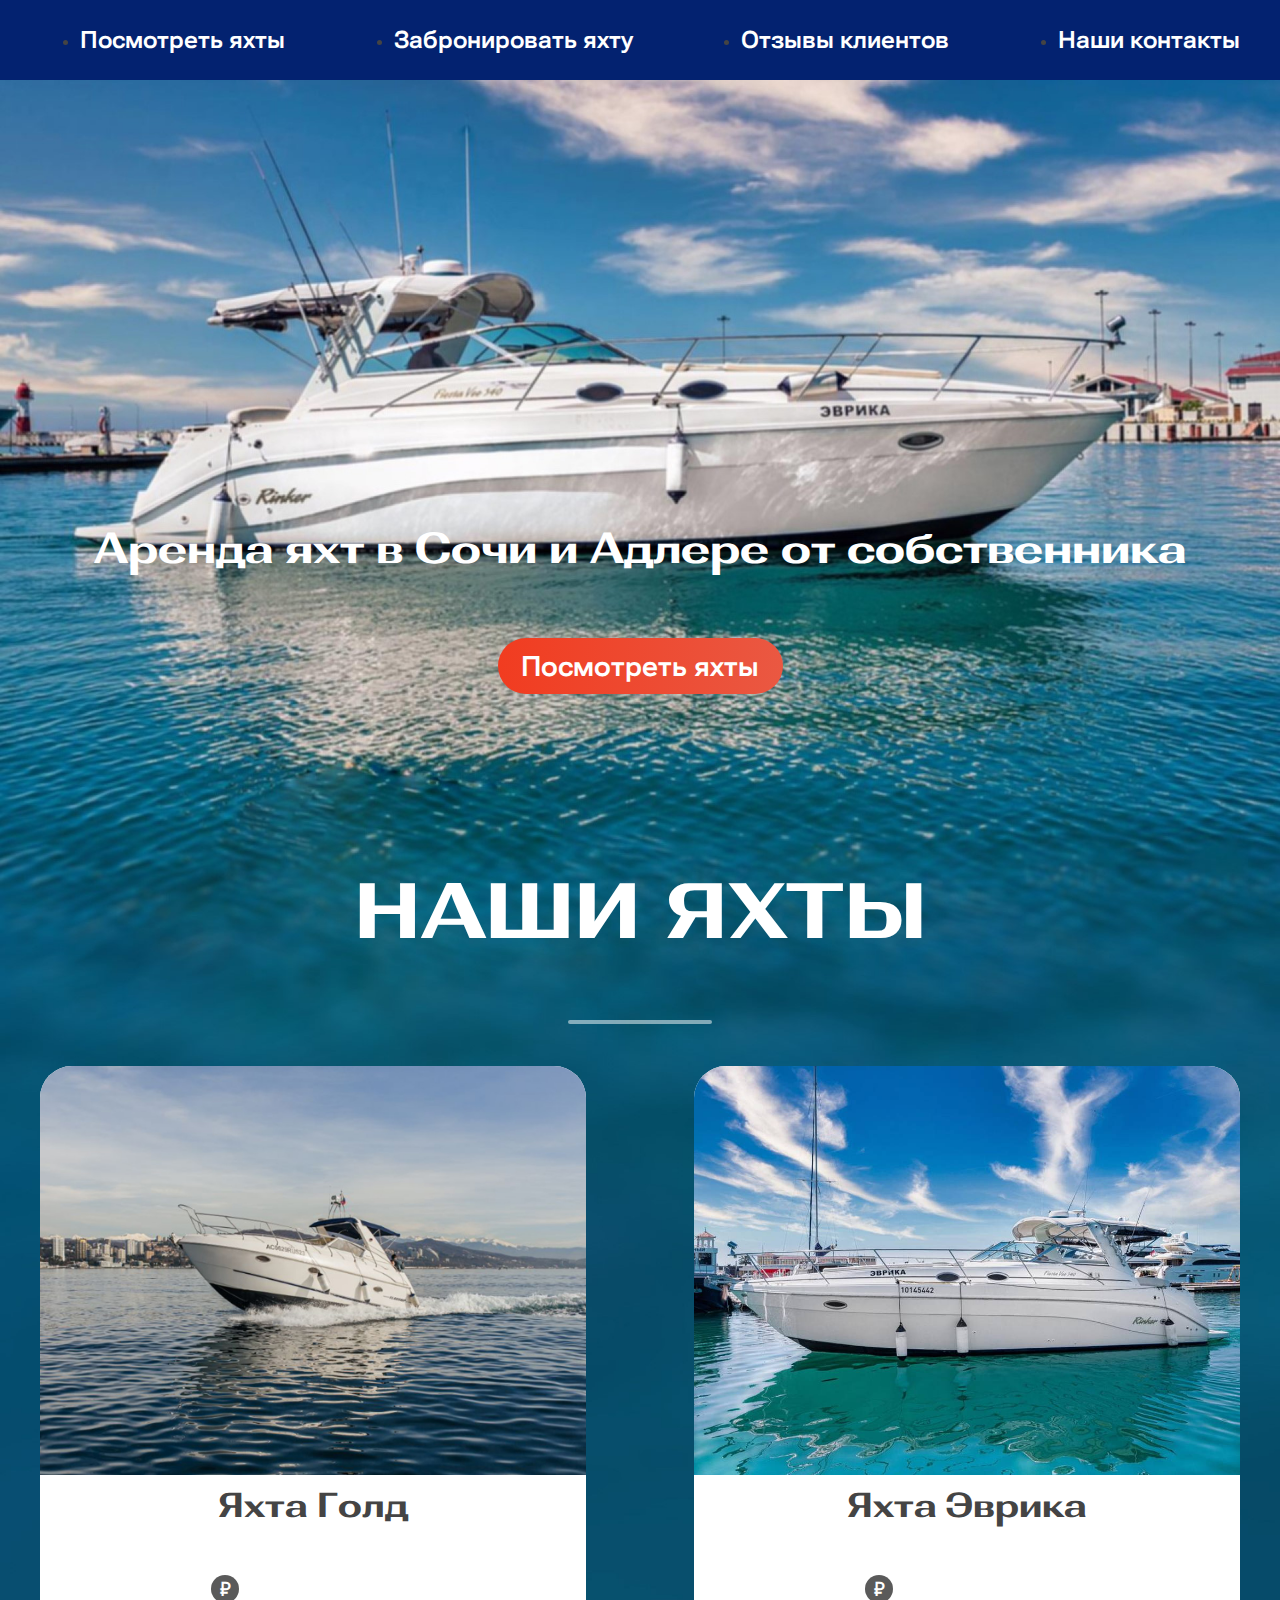
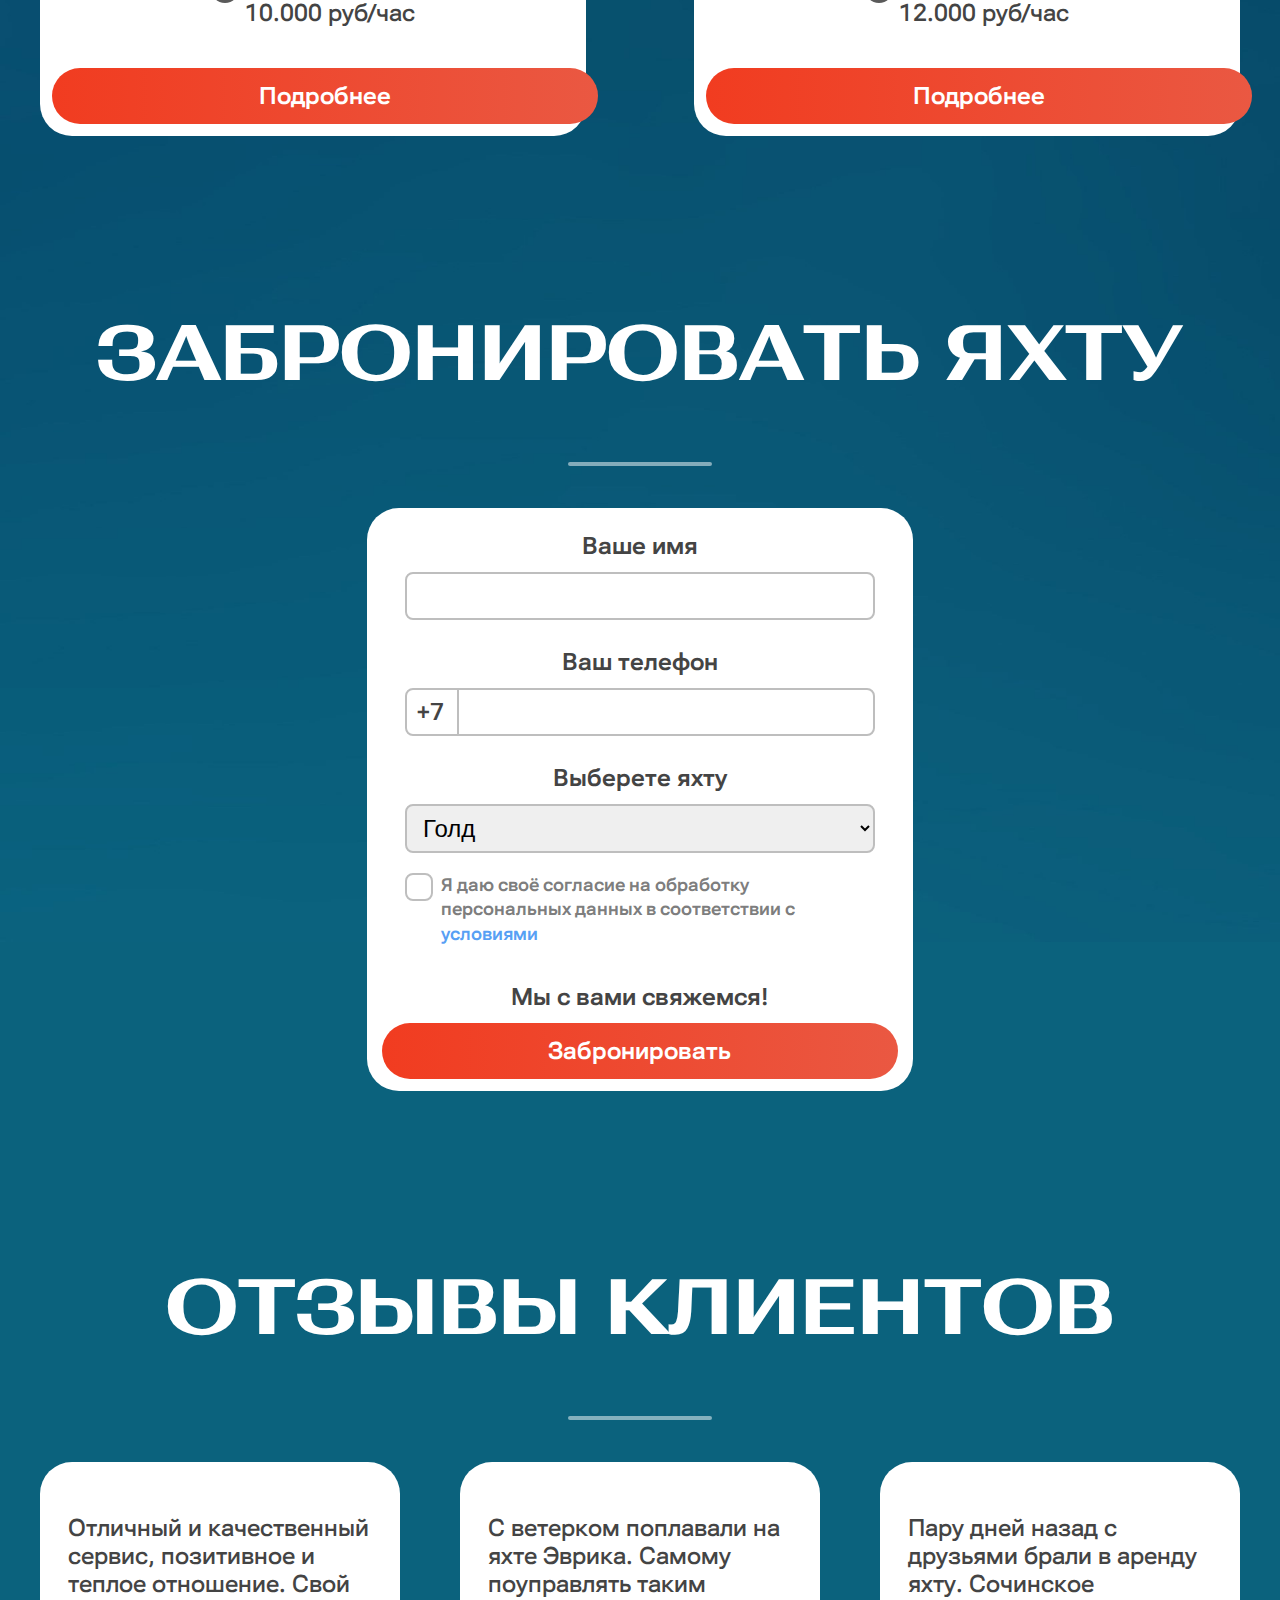
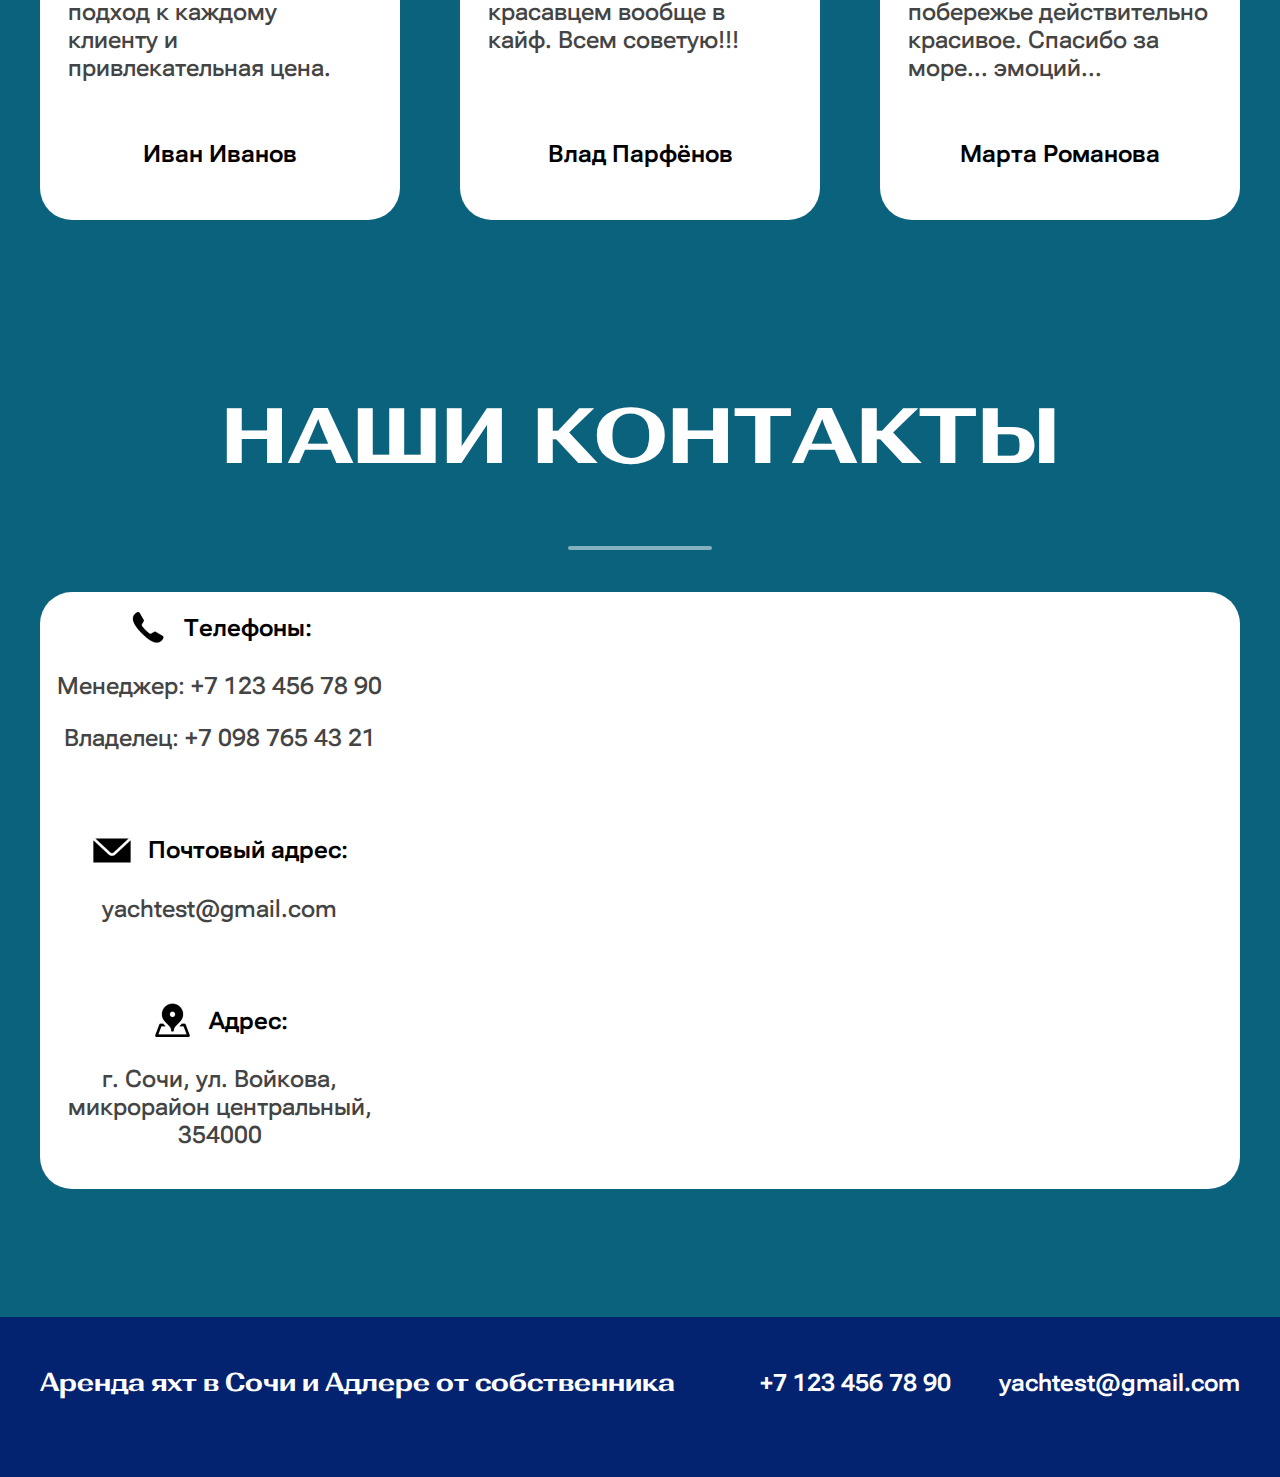
<file: index.html>
<!DOCTYPE html>
<html lang="en">

<head>
    <meta charset="UTF-8">
    <meta http-equiv="X-UA-Compatible" content="IE=edge">
    <meta name="viewport" content="width=device-width, initial-scale=1.0">

    <link rel="stylesheet" href="https://marksheet.io/css/reset.css">

    <script src="scripts/jquery.js"></script>

    <meta name="format-detection" content="telephone=no">

    <link rel="stylesheet" href="style/sccs, saccs/css/style.css">
    <title>Summer Project</title>
</head>

<body>
    <header class="header lock-padding" id="header">
        <div class="header-container">
            <div class="header-menu" id="">
                <div class="menu-icon">
                    <span></span>
                </div>
                <div class="menu-body">
                    <ul class="menu-list">
                        <li><a data-goto=".yachts-block" class="menu-link scroll-to" href="">Посмотреть яхты</a></li>
                        <li><a data-goto=".booking-block" class="menu-link scroll-to" href="">Забронировать яхту</a>
                        </li>
                        <li><a data-goto=".comments-block" class="menu-link scroll-to" href="">Отзывы клиентов</a></li>
                        <li><a data-goto=".contacts-block" class="menu-link scroll-to" href="">Наши контакты</a></li>
                    </ul>
                    <div class="extra-content">Аренда яхт в Сочи и Адлере от собственника</div>
                </div>
            </div>
        </div>
    </header>

    <div class="fake-header"></div>

    <div class="wrapper">

        <!-- <img src="pictures/background_pic.jpg" class="main-pic">-->

        <div class="main">

            <div class="slogan">
                <div class="slogan-in">
                    <h2>Аренда яхт в Сочи и Адлере от собственника</h2>
                    <button data-goto=".yachts-block" class="main-but scroll-to">Посмотреть яхты</button>
                </div>
            </div>

            <div class="block yachts-block" id="yachts">
                <div class="title">
                    <h1>НАШИ ЯХТЫ</h1>
                    <div class="separator"></div>
                </div>
                <div class="yachts">
                    <div class="yacht-card">
                        <img src="pictures/photos/gold/0.jpg">
                        <p class="name">Яхта Голд</p>
                        <div class="cost-cont">
                            <div class="icon-ruble">₽</div>
                            <p class="cost">10.000 руб/час</p>
                        </div>
                        <div class="inf-but-cont">
                            <button data-popupname="#popup-gold" class="inf-but popup-link">Подробнее</button>
                        </div>
                    </div>
                    <div class="yacht-card">
                        <img src="pictures/photos/evrika/0.jpg">
                        <p class="name">Яхта Эврика</p>
                        <div class="cost-cont">
                            <div class="icon-ruble">₽</div>
                            <p class="cost">12.000 руб/час</p>
                        </div>
                        <div class="inf-but-cont">
                            <button data-popupname="#popup-evrika" class="inf-but popup-link">Подробнее</button>
                        </div>
                    </div>
                </div>
            </div>
            <div class="block booking-block" id="booking">
                <div class="title">
                    <h1>ЗАБРОНИРОВАТЬ ЯХТУ</h1>
                    <div class="separator"></div>
                </div>
                <div class="booking">
                    <div class="booking-card" action="">
                        <form class="form" action="/post/sendmail.php" id="form" method="POST">
                            <div class="input input-name">
                                <label class="label" for="name">Ваше имя</label>
                                <input type="text" class="form-control _req _name" id="name" placeholder="" name="name">
                            </div>
                            <div class="input input-phone">
                                <label class="label" for="phone-number">Ваш телефон</label>
                                <div class="input-phone-form-container">
                                    <div class="form-control number">
                                        +7
                                    </div>
                                    <input type="tel" class="form-control phone _req _phone" id="phone-number" placeholder="" name="phone-number">
                                </div>
                            </div>
                            <div class="input yacht">
                                <label class="label" for="input-yacht">Выберете яхту</label>
                                <select name="input-yacht" class="form-control select">
                                    <option value="Голд" selected>Голд</option>
                                    <option value="Эврика">Эврика</option>
                                </select>
                            </div>
                            <div class="input input-agreement">
                                <input type="checkbox" name="input-agreement" class="form-control custom-checkbox _req" id="input-agreement">
                                <label class="label label-agreement" for="input-agreement"><span>Я даю своё согласие на обработку персональных данных в соответствии с <a href="">условиями</a></span></label>
                            </div>
                            <div class="booking-but-cont">
                                <p>Мы с вами свяжемся!</p>
                                <button data="" class="booking-but" type="submit" action="">Забронировать</button>
                            </div>
                        </form>
                    </div>
                </div>
            </div>
            <div class="block comments-block" id="comments">
                <div class="title">
                    <h1>ОТЗЫВЫ КЛИЕНТОВ</h1>
                    <div class="separator"></div>
                </div>
                <div class="comments">
                    <div class="comments-card">
                        <p>
                            Отличный и качественный сервис, позитивное и теплое отношение.
                            Свой подход к каждому клиенту и привлекательная цена.
                        </p>
                        <div class="comments-name">
                            <p>Иван Иванов</p>
                        </div>
                    </div>
                    <div class="comments-card">
                        <p>
                            С ветерком поплавали на яхте Эврика.
                            Самому поуправлять таким красавцем вообще в кайф. Всем советую!!!
                        </p>
                        <div class="comments-name">
                            <p>Влад Парфёнов</p>
                        </div>
                    </div>
                    <div class="comments-card">
                        <p>
                            Пару дней назад с друзьями брали в аренду яхту.
                            Сочинское побережье действительно красивое. Спасибо за море... эмоций...
                        </p>
                        <div class="comments-name">
                            <p>Марта Романова</p>
                        </div>
                    </div>
                </div>
            </div>
            <div class="block contacts-block" id="contacts">
                <div class="title">
                    <h1>НАШИ КОНТАКТЫ</h1>
                    <div class="separator"></div>
                </div>
                <div class="contacts">
                    <div class="data">
                        <div class="data-corr">
                            <div class="mini-title">
                                <img src="pictures/ui/phone.png" alt="phone">
                                <p>Телефоны:</p>
                            </div>
                            <p>Менеджер: +7 123 456 78 90</p>
                            <p>Владелец: +7 098 765 43 21</p>
                        </div>
                        <div class="data-corr">
                            <div class="mini-title">
                                <img src="pictures/ui/mail.png" alt="mail">
                                <p>Почтовый адрес:</p>
                            </div>
                            <p>yachtest@gmail.com</p>
                        </div>
                        <div class="data-corr">
                            <div class="mini-title">
                                <img src="pictures/ui/address.png" alt="adress">
                                <p>Адрес:</p>
                            </div>
                            <p>г. Сочи, ул. Войкова, микрорайон центральный, 354000</p>
                        </div>
                    </div>
                    <div class="map">
                        <iframe
                            src="https://yandex.ru/map-widget/v1/?um=constructor%3A5d1e3239b625cff7f4d35f5100747e7429ffedbcc1fc1cb00a77530661a57fb0&amp;source=constructor"
                            width="100%" height="100%" frameborder="0"></iframe>
                    </div>
                </div>
            </div>
        </div>
        <footer>
            <div class="footer-content">
                <p class="footer-title">Аренда яхт в Сочи и Адлере от собственника</p>
                <div class="footer-data">
                    <p>+7 123 456 78 90</p>
                    <p class="footer-dis">yachtest@gmail.com</p>
                </div>
            </div>
        </footer>
    </div>
    <div id="popup-gold" class="popup">
        <div class="popup-body">
            <div class="popup-content">
                <div class="popup-title">
                    <p>Яхта Голд</p>
                    <a href="" class="close-popup-content close-popup">
                        <div class="close-cont"><img src="pictures/ui/close-popup2.svg"></div>
                    </a>
                </div>
                <div class="carousel">
                    <div class="sliderLine sliderline-gold">
                        <img src="pictures/photos/gold/0.jpg" class="carousel-photo">
                        <img src="pictures/photos/gold/1.jpg" class="carousel-photo">
                        <img src="pictures/photos/gold/2.jpg" class="carousel-photo">
                        <img src="pictures/photos/gold/3.jpg" class="carousel-photo">
                        <img src="pictures/photos/gold/4.webp" class="carousel-photo">
                        <img src="pictures/photos/gold/6.jpg" class="carousel-photo">
                        <img src="pictures/photos/gold/7.jpg" class="carousel-photo">
                        <img src="pictures/photos/gold/8.jpg" class="carousel-photo">
                    </div>
                    <button class="slider-prev slider-prev-gold"><img src="pictures/ui/arrows/leftArrow.png" alt="prev"></button>
                    <button class="slider-next slider-next-gold"><img src="pictures/ui/arrows/rightArrow.png" alt="next"></button>
                </div>
                <div class="popup-info">
                    <div class="element">
                        <p>Год построки</p>
                        <p>2008</p>
                    </div>
                    <div class="element">
                        <p>Пассажиров</p>
                        <p>9</p>
                    </div>
                    <div class="element">
                        <p>Кают</p>
                        <p>1</p>
                    </div>
                    <div class="element">
                        <p>Длина</p>
                        <p>10,5м</p>
                    </div>
                    <div class="element">
                        <p>Ширина</p>
                        <p>3,15м</p>
                    </div>
                    <div class="element">
                        <p>Осадка</p>
                        <p>1м</p>
                    </div>
                    <div class="element">
                        <p>Двигатель</p>
                        <p>2×280лс</p>
                    </div>
                    <div class="element">
                        <p>Скорость</p>
                        <p>30-40 узлов</p>
                    </div>
                </div>
            </div>
        </div>
    </div>
    <div id="popup-evrika" class="popup">
        <div class="popup-body">
            <div class="popup-content">
                <div class="popup-title">
                    <p>Яхта Эврика</p>
                    <a href="" class="close-popup-content close-popup">
                        <div class="close-cont"><img src="pictures/ui/close-popup2.svg"></div>
                    </a>
                </div>

                <div class="carousel">
                    <div class="sliderLine sliderline-evrika">
                        <img src="pictures/photos/evrika/0.jpg" class="carousel-photo">
                        <img src="pictures/photos/evrika/1.jpg" class="carousel-photo">
                        <img src="pictures/photos/evrika/2.webp" class="carousel-photo">
                        <img src="pictures/photos/evrika/3.webp" class="carousel-photo">
                        <img src="pictures/photos/evrika/5.webp" class="carousel-photo">
                        <img src="pictures/photos/evrika/6.webp" class="carousel-photo">
                        <img src="pictures/photos/evrika/7.webp" class="carousel-photo">
                    </div>
                    <button class="slider-prev slider-prev-evrika"><img src="pictures/ui/arrows/leftArrow.png" alt="prev"></button>
                    <button class="slider-next slider-next-evrika"><img src="pictures/ui/arrows/rightArrow.png" alt="next"></button>

                </div>

                <div class="popup-info">
                    <div class="element">
                        <p>Год построки</p>
                        <p>2009</p>
                    </div>
                    <div class="element">
                        <p>Пассажиров</p>
                        <p>11</p>
                    </div>
                    <div class="element">
                        <p>Кают</p>
                        <p>1</p>
                    </div>
                    <div class="element">
                        <p>Длина</p>
                        <p>11м</p>
                    </div>
                    <div class="element">
                        <p>Ширина</p>
                        <p>3,6м</p>
                    </div>
                    <div class="element">
                        <p>Осадка</p>
                        <p>1,5м</p>
                    </div>
                    <div class="element">
                        <p>Двигатель</p>
                        <p>2×250лс</p>
                    </div>
                    <div class="element">
                        <p>Скорость</p>
                        <p>25-35 узлов</p>
                    </div>
                </div>
            </div>
        </div>
    </div>

    <script src="scripts/script.js"></script>
    <script src="scripts/maskedinput.js"></script>
</body>

</html>
</file>
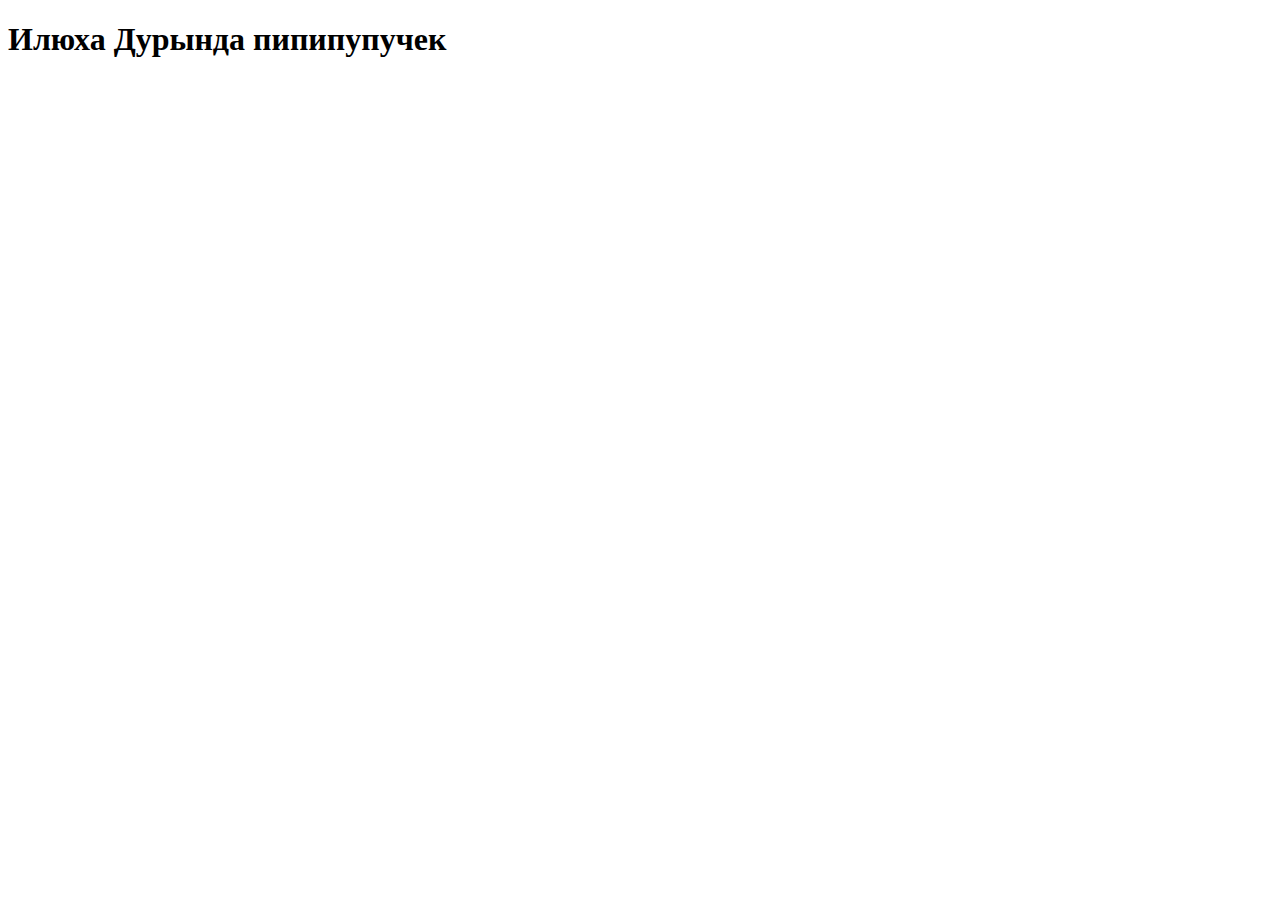
<file: Summer Project/index.html>
<!DOCTYPE html>
<html lang="en">

<head>
    <meta charset="UTF-8">
    <meta http-equiv="X-UA-Compatible" content="IE=edge">
    <meta name="viewport" content="width=device-width, initial-scale=1.0">
    <link rel="stylesheet" href="style/sccs, saccs/css/style.css">
    <script src="scripts/script.js"></script>
    <title>Symmer Project, name is temporary</title>
</head>

<body>
    <h1>Илюха Дурында пипипупучек</h1>

</body>

</html>
</file>
<file: style/sccs, saccs/css/style.css>
@import url("https://fonts.googleapis.com/css2?family=Roboto+Flex:opsz,wdth,wght,GRAD,XTRA,YOPQ,YTDE,YTUC@8..144,120,400,100,468,90,-203,712;8..144,120,500,100,468,90,-203,712;8..144,151,800,0,480,25,-305,760&display=swap");
html {
  overflow: auto;
  color: #444444;
}

html.lock {
  overflow: hidden;
}

body {
  width: 100%;
  background-color: #032270;
  margin: 0px;
  padding: 0px;
  font-family: 'Roboto Flex', sans-serif;
  font-variation-settings: "wdth" 120, "wght" 400, "GRAD" 100, "XTRA" 468, "YOPQ" 90, "YTDE" -203, "YTUC" 712;
  color: #444444;
}

body.lock {
  overflow: hidden;
}

@media screen and (max-width: 599.98px) {
  html {
    font-size: 12px;
  }
}

.header {
  position: fixed;
  top: 0;
  left: 0;
  width: 100%;
  height: 80px;
  z-index: 10;
  background-color: #032270;
  transition: transform ease .3s;
}

.header.hide {
  transform: translateY(-100%);
}

.header-container {
  max-width: 1200px;
  height: 100%;
  margin: 0 auto;
  display: flex;
  flex-direction: row;
  align-items: center;
  justify-content: center;
  box-sizing: border-box;
  padding: 12px 0px;
}

.header-menu {
  width: 100%;
  position: relative;
}

.menu-icon {
  display: none;
}

.menu-body {
  width: 100%;
}

.menu-list li {
  position: relative;
}

.extra-content {
  display: none;
}

.menu-link {
  color: #fff;
  font-size: 1.5rem;
  font-variation-settings: "wdth" 120, "wght" 500, "GRAD" 100, "XTRA" 468, "YOPQ" 90, "YTDE" -203, "YTUC" 712;
  text-decoration: none;
}

@media (max-width: 1250px) {
  .header-container {
    width: 90%;
  }
}

@media (min-width: 1024px) {
  .menu-list {
    display: flex;
    align-items: center;
    flex-direction: row;
    justify-content: space-between;
  }
}

@media (max-width: 1024px) {
  .header {
    height: 64px;
  }
  .header-menu::before {
    content: "";
    position: fixed;
    top: 0;
    left: 0;
    width: 100%;
    height: 64px;
    background-color: #032270;
    z-index: 4;
    box-shadow: none;
  }
  .menu-body {
    position: fixed;
    top: 0;
    left: 0;
    width: 100%;
    height: 100%;
    background-color: #032270;
    box-sizing: border-box;
    padding: 84px 12px 120px 12px;
    overflow: auto;
    transition: all .5s ease 0s;
    transform: translateY(-100%);
  }
  .menu-body._active {
    transform: translateY(0%);
    border-radius: 0px 0px 0px 0px;
  }
  .menu-body._active .menu-list {
    transform: translateY(0%);
  }
  .menu-icon._active span {
    transform: scale(0%);
  }
  .menu-icon._active::before {
    top: 50%;
    transform: rotate(-45deg) translateY(-50%);
  }
  .menu-icon._active::after {
    bottom: 50%;
    transform: rotate(45deg) translateY(50%);
  }
  .menu-list {
    z-index: 3;
    transform: translateY(0%);
    transition: all .5s ease 0s;
    margin: auto;
    margin-bottom: 56px;
  }
  .menu-list li {
    flex-wrap: wrap;
    text-align: center;
    box-sizing: border-box;
    padding: 32px 0px;
  }
  .menu-list li a {
    font-size: 2.5rem;
    text-align: center;
  }
  .extra-content {
    font-size: 2.25rem;
    font-variation-settings: "wdth" 120, "wght" 400, "GRAD" 100, "XTRA" 468, "YOPQ" 90, "YTDE" -203, "YTUC" 712;
    text-align: center;
    color: rgba(255, 255, 255, 0.4);
    padding: 32px 0px;
    position: relative;
    margin: auto;
    display: block;
  }
  .extra-content::before {
    content: "";
    height: 2px;
    width: 84%;
    background-color: rgba(255, 255, 255, 0.4);
    position: absolute;
    top: 0;
    left: 50%;
    transform: translateX(-50%);
  }
  .menu-icon {
    z-index: 10;
    display: block;
    position: relative;
    width: 36px;
    height: 24px;
    margin-left: auto;
    cursor: pointer;
    transition: all .5s ease 0s;
  }
  .menu-icon span,
  .menu-icon::before,
  .menu-icon::after {
    position: absolute;
    left: 0;
    height: 10%;
    width: 100%;
    transition: all .3s ease 0s;
    background-color: #fff;
    border-radius: 10px;
  }
  .menu-icon::before {
    content: "";
    top: 0;
  }
  .menu-icon::after {
    content: "";
    bottom: 0;
  }
  .menu-icon span {
    top: 50%;
    transform: scale(1) translateY(-50%);
  }
}

.fake-header {
  width: 100%;
  height: 80px;
  background-color: #032270;
}

@media (max-width: 1024px) {
  .fake-header {
    height: 64px;
  }
}

.wrapper {
  width: 100%;
  background-color: #0b627d;
  background-image: url("../../../pictures/background/background_pic.jpg");
  background-size: 100%;
  background-repeat: no-repeat;
  box-sizing: border-box;
}

.wrapper.lock {
  position: relative;
  overflow: hidden;
  width: 100%;
}

.main-pic {
  z-index: 0;
  position: absolute;
  left: 0;
  top: -10vw;
  width: 100%;
}

.main {
  width: 1200px;
  margin: 0 auto;
  display: flex;
  flex-direction: column;
}

@media screen and (max-width: 1249.98px) {
  .main {
    width: 90%;
  }
  .main-pic {
    top: 0;
  }
}

.slogan {
  position: relative;
  flex-direction: column;
  width: 100%;
  height: 48vmax;
  color: white;
  display: flex;
  margin: 0 auto;
  align-items: center;
  justify-content: flex-end;
}

.slogan .slogan-in {
  width: 100%;
  display: flex;
  flex-direction: column;
  align-items: center;
}

.slogan .slogan-in h2 {
  font-size: 2.5rem;
  text-align: center;
  font-weight: 800;
  font-variation-settings: "wdth" 151, "wght" 800, "GRAD" 0, "XTRA" 480, "YOPQ" 25, "YTDE" -305, "YTUC" 760;
}

.slogan .slogan-in .main-but {
  width: 285px;
  height: 56px;
  margin-top: 32px;
  position: relative;
  color: #fff;
  font-size: 1.75rem;
  border-radius: 40px;
  border: 0px;
  padding: 0;
  font-family: 'Roboto Flex', sans-serif;
  font-variation-settings: "wdth" 120, "wght" 500, "GRAD" 100, "XTRA" 468, "YOPQ" 90, "YTDE" -203, "YTUC" 712;
  background: linear-gradient(to left, #F13C20, #ea5842, #F13C20);
  background-size: 200%;
  transition: .5s;
}

.slogan .slogan-in .main-but:hover {
  background-position: right;
  transform: scale(101%);
}

.slogan .slogan-in .main-but:active {
  background-position: left;
  transform: scale(99%);
}

.block {
  width: 100%;
  position: relative;
  margin: 0 auto;
  margin-top: 10vw;
}

.title {
  font-size: 2.25rem;
  font-variation-settings: "wdth" 151, "wght" 800, "GRAD" 0, "XTRA" 480, "YOPQ" 25, "YTDE" -305, "YTUC" 760;
  position: relative;
  display: flex;
  flex-direction: column;
  text-align: center;
  align-items: center;
  width: 100%;
  height: fit-content;
  color: #fff;
}

.title .separator {
  align-items: center;
  width: 144px;
  height: 4px;
  background-color: #fff;
  opacity: 50%;
  margin-top: 16px;
  border-radius: 16px;
}

.yachts {
  width: 100%;
  display: flex;
  flex-direction: row;
  justify-content: space-between;
  margin-top: 42px;
}

.yachts .yacht-card {
  border-radius: 32px;
  background-color: #fff;
  width: 45.5%;
  display: flex;
  flex-direction: column;
  justify-content: space-between;
  height: fit-content;
  position: relative;
  color: #444444;
}

.yachts .yacht-card img {
  width: 100%;
  position: relative;
  border-radius: 32px 32px 0px 0px;
}

.yachts .yacht-card .name {
  font-size: 2rem;
  text-align: center;
  position: relative;
  margin-top: 12px;
  font-variation-settings: "wdth" 151, "wght" 800, "GRAD" 0, "XTRA" 480, "YOPQ" 25, "YTDE" -305, "YTUC" 760;
}

.yachts .yacht-card .cost-cont {
  width: 100%;
  display: flex;
  flex-direction: row;
  justify-content: center;
  padding: 17.5px 0px 17.5px 0px;
}

.yachts .yacht-card .cost-cont .icon-ruble {
  border-radius: 100px;
  width: 28px;
  height: 28px;
  position: relative;
  display: flex;
  align-items: center;
  justify-content: center;
  margin-right: 6px;
  background-color: #5a5a5a;
  color: #fff;
  text-align: center;
  font-size: 1.25rem;
  font-variation-settings: "wdth" 120, "wght" 400, "GRAD" 100, "XTRA" 468, "YOPQ" 90, "YTDE" -203, "YTUC" 712;
}

.yachts .yacht-card .cost-cont .cost {
  font-size: 1.5rem;
  position: relative;
  text-align: center;
}

.yachts .yacht-card .inf-but-cont {
  width: 100%;
  display: inline-block;
  padding: 0px 12px 12px 12px;
}

.yachts .yacht-card .inf-but-cont .inf-but {
  position: relative;
  width: 100%;
  height: 56px;
  color: #fff;
  font-size: 1.5rem;
  border-radius: 40px;
  border: 0px;
  background: linear-gradient(to left, #F13C20, #ea5842, #F13C20);
  background-size: 200%;
  transition: .5s;
  font-family: 'Roboto Flex', sans-serif;
  font-variation-settings: "wdth" 120, "wght" 500, "GRAD" 100, "XTRA" 468, "YOPQ" 90, "YTDE" -203, "YTUC" 712;
}

.yachts .yacht-card .inf-but-cont .inf-but:hover {
  background-position: right;
  transform: scale(101%);
}

.yachts .yacht-card .inf-but-cont .inf-but:active {
  background-position: left;
  transform: scale(99%);
}

@media screen and (max-width: 599.98px) {
  .yachts .yacht-card .cost-cont .icon-ruble {
    width: 22px;
    height: 22px;
  }
}

@media screen and (max-width: 767.98px) {
  .yachts {
    flex-direction: column;
  }
  .yachts .yacht-card {
    width: 100%;
  }
  .yachts .yacht-card:first-child {
    margin-bottom: 40px;
  }
  .main-pic {
    top: 20px;
  }
}

.booking {
  width: 100%;
  height: fit-content;
  margin-top: 42px;
  display: flex;
  flex-direction: column;
  align-items: center;
}

.booking .booking-card {
  background-color: #fff;
  border-radius: 32px;
  width: 45.5%;
  box-sizing: border-box;
  padding: 12px;
  position: relative;
}

.booking .booking-card .form {
  width: 90%;
  margin: auto;
  margin-top: 12px;
  position: relative;
}

.booking .booking-card .form .input {
  margin-bottom: 28px;
  display: flex;
  flex-direction: column;
  align-items: center;
}

.booking .booking-card .form .input .input-phone-form-container {
  width: 100%;
  position: relative;
}

.booking .booking-card .form .input .label {
  margin-bottom: 12px;
  cursor: text;
  font-size: 1.5rem;
  font-variation-settings: "wdth" 120, "wght" 500, "GRAD" 100, "XTRA" 468, "YOPQ" 90, "YTDE" -203, "YTUC" 712;
  text-align: center;
  width: 100%;
  color: #444444;
}

.booking .booking-card .form .input .form-control {
  display: block;
  border: solid 2px #bebebe;
  border-radius: 8px;
  width: 100%;
  font-variation-settings: "wdth" 120, "wght" 400, "GRAD" 100, "XTRA" 468, "YOPQ" 90, "YTDE" -203, "YTUC" 712;
  box-sizing: border-box;
  padding: 8px 12px 8px 12px;
  transition: all .2s ease-in-out;
  font-size: 1.5rem;
  outline: none;
}

.booking .booking-card .form .input .form-control.phone {
  padding: 8px 12px 8px 4rem;
}

.booking .booking-card .form .input .form-control._error {
  border: solid 2px #ff8080;
  box-shadow: 0 0 0px 2px #ff8080;
}

.booking .booking-card .form .input .form-control:focus {
  border: solid 2px #80bdff;
  box-shadow: 0 0 0px 2px #80bdff;
}

.booking .booking-card .form .input .form-control::placeholder {
  color: #a2a2a2;
}

.booking .booking-card .form .input .form-control:first-child {
  margin-bottom: 24px;
}

.booking .booking-card .form .input .number {
  position: absolute;
  padding: 8px 12px 8px 12px;
  top: 50%;
  transform: translateY(-50%);
  left: 0;
  width: 3.4rem;
  border: none;
  border-radius: 0px;
  color: #444444;
  border-right: solid 2px #bebebe;
}

.booking .booking-card .form .input .select option {
  font-size: 1.5rem;
  width: 50%;
  border: 0;
}

.booking .booking-card .form .yacht {
  margin-bottom: 20px;
}

.booking .booking-card .form .input-agreement {
  margin-bottom: 12px;
}

.booking .booking-card .form .input-agreement .custom-checkbox {
  display: none;
}

.booking .booking-card .form .input-agreement .custom-checkbox._error + label::before {
  border-color: #ff8080;
  box-shadow: 0 0 0px 2px #ff8080;
}

.booking .booking-card .form .input-agreement .custom-checkbox:checked + label::before {
  background-color: #0b76ef;
  border-color: #0b76ef;
}

.booking .booking-card .form .input-agreement .custom-checkbox:not(:disabled):active + label::before {
  background-color: #b3d7ff;
  border-color: #b3d7ff;
}

.booking .booking-card .form .input-agreement .custom-checkbox:focus + label::before {
  box-shadow: 0 0 0 0.2rem rgba(0, 123, 255, 0.25);
}

.booking .booking-card .form .input-agreement .custom-checkbox:focus:not(:checked) + label::before {
  border-color: #80bdff;
}

.booking .booking-card .form .input-agreement .custom-checkbox:hover + label::before {
  border-color: #0b76ef;
}

.booking .booking-card .form .input-agreement .custom-checkbox:checked + label::after {
  transform: scale(1);
}

.booking .booking-card .form .input-agreement .label {
  text-align: left;
  font-size: 1.1rem;
  display: inline-flex;
  line-height: 140%;
  align-items: center;
  position: relative;
  color: rgba(68, 68, 68, 0.7);
}

.booking .booking-card .form .input-agreement .label a {
  color: rgba(11, 117, 239, 0.7);
  text-decoration: none;
}

.booking .booking-card .form .input-agreement .label::before {
  content: "";
  align-self: flex-start;
  flex: 0 0 24px;
  height: 24px;
  background-color: #fff;
  border-radius: 8px;
  border: solid 2px #bebebe;
  margin: 0px 8px 0px 0px;
  cursor: default;
  transition: all ease-in-out .15s;
}

.booking .booking-card .form .input-agreement .label::after {
  content: "";
  width: 24px;
  height: 24px;
  position: absolute;
  top: 0;
  left: 0;
  background-image: url("../../../pictures/ui/check-bold.svg");
  background-repeat: no-repeat;
  background-size: 72% 72%;
  background-position: 50% 50%;
  cursor: default;
  transform: scale(0);
  transition: all ease-in-out .15s;
}

.booking .booking-card .form .input-agreement .label::before:checked {
  background-color: #0b76ef;
}

.booking .booking-card .form .booking-but-cont {
  width: 110%;
  margin-left: -5%;
}

.booking .booking-card .form .booking-but-cont p {
  font-size: 1.5rem;
  text-align: center;
  font-variation-settings: "wdth" 120, "wght" 500, "GRAD" 100, "XTRA" 468, "YOPQ" 90, "YTDE" -203, "YTUC" 712;
  margin-bottom: 12px;
  color: #444444;
}

.booking .booking-card .form .booking-but-cont .booking-but {
  position: relative;
  width: 100%;
  height: 56px;
  color: #fff;
  font-size: 1.5rem;
  border-radius: 40px;
  border: 0px;
  background: linear-gradient(to left, #F13C20, #ea5842, #F13C20);
  background-size: 200%;
  transition: .5s;
  font-family: 'Roboto Flex', sans-serif;
  font-variation-settings: "wdth" 120, "wght" 500, "GRAD" 100, "XTRA" 468, "YOPQ" 90, "YTDE" -203, "YTUC" 712;
}

.booking .booking-card .form .booking-but-cont .booking-but:hover {
  background-position: right;
  transform: scale(101%);
}

.booking .booking-card .form .booking-but-cont .booking-but:active {
  background-position: left;
  transform: scale(99%);
}

.booking .booking-card::after {
  content: "";
  position: absolute;
  top: 0;
  left: 0;
  width: 100%;
  height: 100%;
  border-radius: 32px;
  transition: all ease-in-out .3s;
  background: white url("../../../pictures/dinamic/loading.gif") center/50px no-repeat;
  opacity: 0;
  visibility: hidden;
}

.booking .booking-card._sending::after {
  opacity: 1;
  visibility: visible;
}

@media screen and (max-width: 767.98px) {
  .booking .booking-card {
    width: 100%;
  }
}

.comments {
  width: 100%;
  height: max-content;
  display: flex;
  flex-direction: row;
  justify-content: space-between;
  margin-top: 42px;
}

.comments .comments-card {
  width: 30%;
  background-color: #fff;
  color: #444444;
  box-sizing: border-box;
  padding: 28px 28px;
  border-radius: 32px;
  display: flex;
  flex-direction: column;
  justify-content: space-between;
  font-size: 1.5rem;
}

.comments .comments-card .comments-name {
  margin-top: 10px;
  font-variation-settings: "wdth" 120, "wght" 500, "GRAD" 100, "XTRA" 468, "YOPQ" 90, "YTDE" -203, "YTUC" 712;
  color: #000;
}

.comments .comments-card .comments-name p {
  text-align: center;
}

@media screen and (max-width: 767.98px) {
  .comments {
    flex-direction: column;
  }
  .comments .comments-card {
    width: 100%;
  }
  .comments .comments-card:not(:first-child) {
    margin-top: 24px;
  }
}

.contacts {
  width: 100%;
  height: fit-content;
  display: flex;
  flex-direction: row;
  justify-content: space-between;
  box-sizing: border-box;
  padding: 16px;
  background-color: #fff;
  border-radius: 32px;
  margin-top: 42px;
}

.contacts .data {
  display: flex;
  flex-direction: column;
  width: 28%;
  font-size: 1.5rem;
  text-align: center;
  text-decoration: none;
  font-variation-settings: "wdth" 120, "wght" 400, "GRAD" 100, "XTRA" 468, "YOPQ" 90, "YTDE" -203, "YTUC" 712;
}

.contacts .data .data-corr:not(:last-child) {
  margin-bottom: 54px;
}

.contacts .data .mini-title {
  height: fit-content;
  width: 100%;
  display: flex;
  flex-direction: row;
  justify-content: center;
  margin-bottom: 8px;
  color: #000;
  font-variation-settings: "wdth" 120, "wght" 500, "GRAD" 100, "XTRA" 468, "YOPQ" 90, "YTDE" -203, "YTUC" 712;
}

.contacts .data .mini-title p {
  margin-top: auto;
  margin-bottom: auto;
  margin-left: 16px;
  text-decoration: none;
}

.contacts .map {
  width: 70%;
  border-radius: 18px;
}

.contacts .map iframe {
  border-radius: 18px;
}

@media screen and (max-width: 1249.98px) {
  .contacts .data {
    width: 60%;
  }
  .contacts .map {
    width: 38%;
  }
}

@media screen and (max-width: 629.98px) {
  .contacts {
    flex-direction: column;
  }
  .contacts .data {
    width: 100%;
    order: 1;
  }
  .contacts .map {
    width: 100%;
    height: 344px;
    order: 0;
    margin-bottom: 16px;
  }
}

footer {
  width: 100%;
  height: fit-content;
  box-sizing: border-box;
  padding: 28px 0px 56px 0px;
  background-color: #032270;
  color: #fff;
  z-index: 1;
  margin-top: 10vw;
}

footer .footer-content {
  width: 1200px;
  margin: auto;
  display: flex;
  flex-direction: row;
  justify-content: space-between;
}

footer .footer-content .footer-title {
  font-size: 1.5rem;
  font-variation-settings: "wdth" 151, "wght" 800, "GRAD" 0, "XTRA" 480, "YOPQ" 25, "YTDE" -305, "YTUC" 760;
  text-align: center;
}

footer .footer-content .footer-data {
  width: 40%;
  display: flex;
  flex-direction: row;
  justify-content: space-between;
  font-variation-settings: "wdth" 120, "wght" 500, "GRAD" 100, "XTRA" 468, "YOPQ" 90, "YTDE" -203, "YTUC" 712;
  font-size: 1.5rem;
  text-decoration: none;
}

footer .footer-content .footer-data p {
  width: 100%;
  text-decoration: none;
}

@media screen and (max-width: 1249.98px) {
  footer .footer-content {
    width: 90%;
    text-decoration: none;
  }
  footer .footer-content .footer-data {
    flex-direction: column;
  }
  footer .footer-content .footer-data p {
    text-align: right;
    text-decoration: none;
  }
}

@media screen and (max-width: 629.98px) {
  footer .footer-content .footer-title {
    font-size: 1.35rem;
    width: 50%;
    text-decoration: none;
  }
  footer .footer-content .footer-data {
    width: fit-content;
    justify-content: center;
    text-decoration: none;
  }
  footer .footer-content .footer-data .footer-dis {
    display: none;
  }
  footer .footer-content .footer-data p {
    font-size: 1.35rem;
    width: fit-content;
    white-space: nowrap;
    text-decoration: none;
  }
}

.popup {
  z-index: 1001;
  position: fixed;
  top: 0;
  left: 0;
  width: 100%;
  height: 100%;
  backdrop-filter: blur(32px);
  box-shadow: inset 0 0 32px 3000px rgba(56, 102, 155, 0.272);
  opacity: 0;
  visibility: hidden;
  overflow-y: auto;
  overflow-x: hidden;
  transition: all ease-in-out .5s;
}

.popup.open {
  opacity: 1;
  visibility: visible;
}

.popup.open .popup-content {
  transform: scale(100%);
}

.popup-body {
  min-height: 100vh;
  display: flex;
  align-items: center;
  justify-content: center;
  padding: 32px 12px;
}

.popup-content {
  background-color: #fff;
  color: #000;
  width: 452px;
  height: fit-content;
  border-radius: 32px;
  box-sizing: border-box;
  transform: scale(98%);
  transition: all ease .5s;
}

.popup-content .popup-title {
  width: 100%;
  height: fit-content;
  display: flex;
  align-items: center;
  justify-content: center;
  position: relative;
  box-sizing: border-box;
  padding: 24px;
}

.popup-content .popup-title p {
  font-variation-settings: "wdth" 151, "wght" 800, "GRAD" 0, "XTRA" 480, "YOPQ" 25, "YTDE" -305, "YTUC" 760;
  font-size: 1.75rem;
}

.popup-content .popup-title .close-popup-content {
  position: absolute;
  right: 24px;
  transition: all ease-in-out .5s;
}

.popup-content .popup-title .close-popup-content .close-cont {
  border-radius: 100px;
  width: 32px;
  height: 32px;
  background-color: #cfcfcf;
  display: flex;
  align-items: center;
  justify-content: center;
}

.popup-content .popup-title .close-popup-content .close-cont img {
  width: 20px;
  height: 20px;
}

.popup-content .popup-title .close-popup-content:hover {
  transform: rotate(-90deg) scale(105%);
}

.popup-content .popup-title .close-popup-content:active {
  transform: rotate(-180deg) scale(95%);
}

.popup-content .carousel {
  width: 100%;
  height: fit-content;
  overflow: hidden;
  position: relative;
}

.popup-content .carousel .sliderLine {
  width: max-content;
  height: 300px;
  background: none;
  position: relative;
  display: flex;
  flex-direction: row;
  align-items: center;
  left: 0px;
  transition: all cubic-bezier(0.46, 0.03, 0.52, 0.96) 0.7s;
}

.popup-content .carousel button {
  background: none;
  height: 100%;
  width: 60px;
  border: none;
  display: block;
  position: absolute;
  top: 50%;
  transform: translateY(-50%);
  z-index: 10;
}

.popup-content .carousel button img {
  width: 100%;
  height: 48px;
}

.popup-content .carousel .slider-prev {
  left: 0;
  padding: 0px 0px 0px 4px;
}

.popup-content .carousel .slider-next {
  right: 0;
  padding: 0px 4px 0px 0px;
}

.popup-content .popup-info {
  box-sizing: border-box;
  padding: 12px 24px 24px 24px;
}

.popup-content .popup-info .element {
  display: flex;
  flex-direction: row;
  justify-content: space-between;
  font-size: 1.5rem;
  font-variation-settings: "wdth" 120, "wght" 500, "GRAD" 100, "XTRA" 468, "YOPQ" 90, "YTDE" -203, "YTUC" 712;
  color: #444444;
  padding: 16px 0px;
}

.popup-content .popup-info .element:not(:last-child) {
  border-bottom: solid 2px #dfdfdf;
}

.popup-content .popup-info .element:last-child {
  padding: 16px 0px 0px 0px;
}

@media screen and (max-width: 599.98px) {
  .popup-content {
    width: 100%;
  }
}
</file>
<file: Summer Project/style/sccs, saccs/css/style.css>
/* No CSS */
</file>
